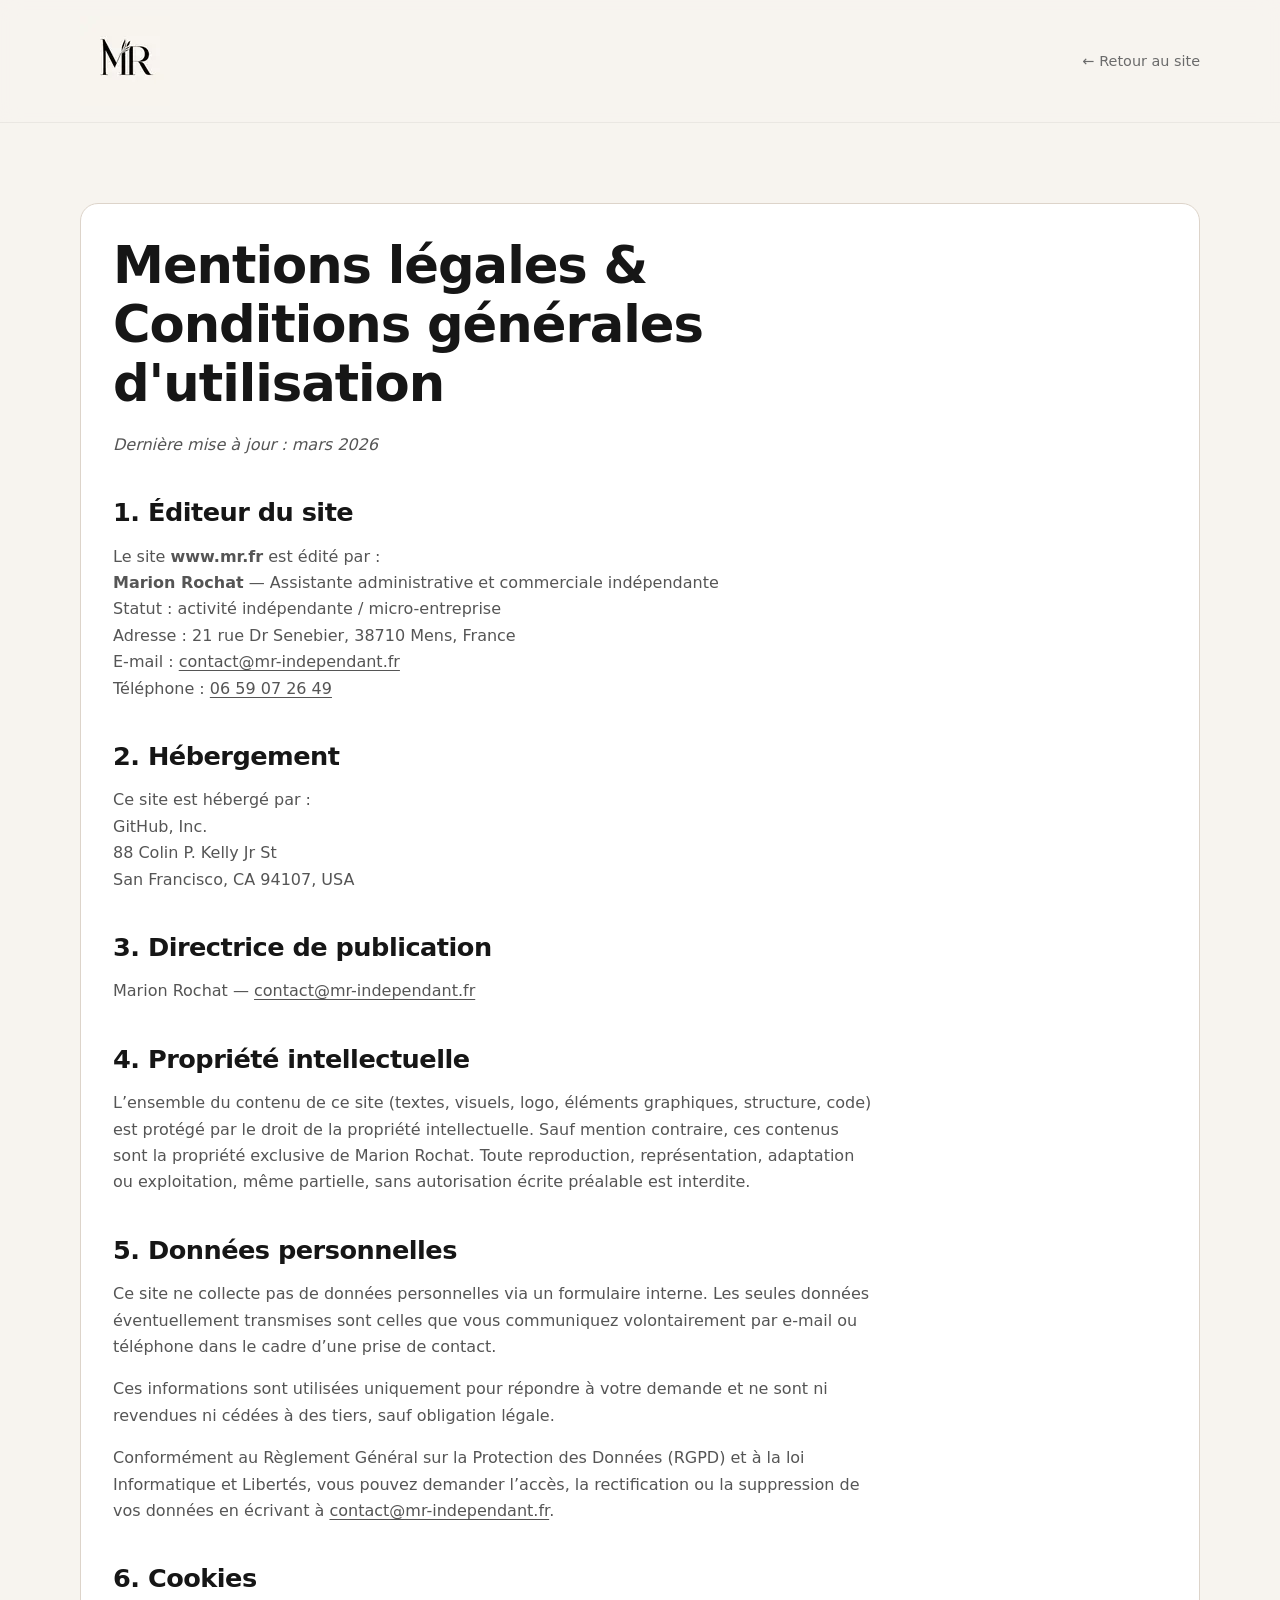
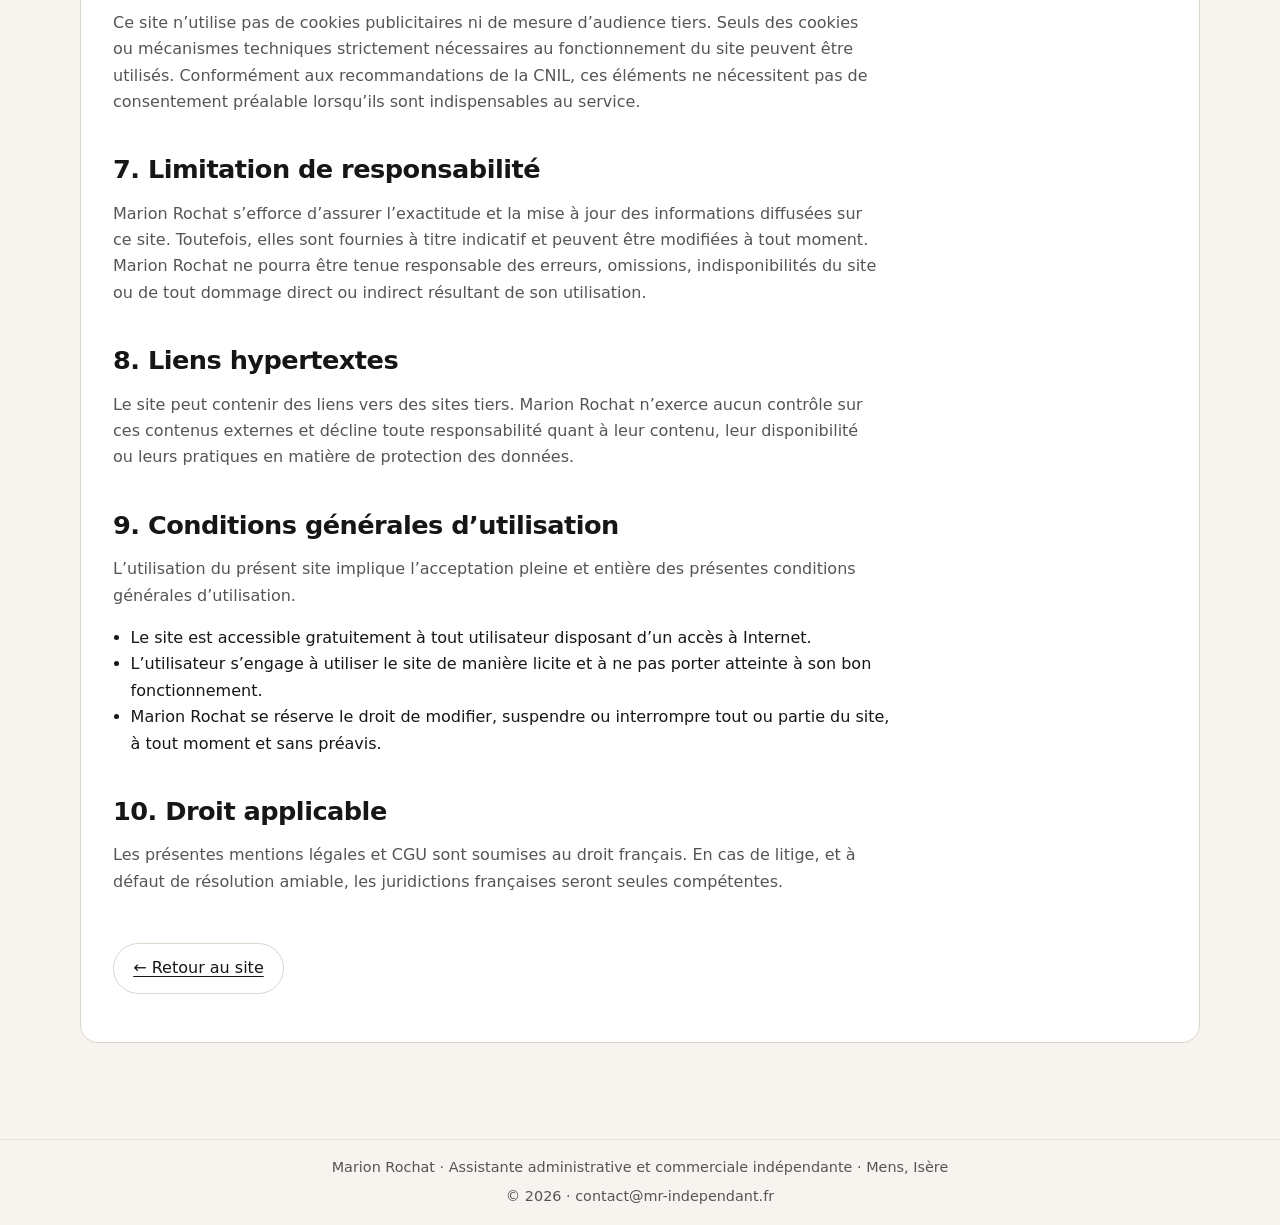
<file: cgu.html>
<!DOCTYPE html><html lang=fr-FR><head><meta charset=UTF-8><meta name=viewport content="width=device-width, initial-scale=1"><title>Mentions légales &amp; CGU — Marion Rochat</title><meta name=description content="Mentions légales et conditions générales d'utilisation du site de Marion Rochat, assistante administrative et commerciale indépendante à Mens (Isère)."><meta name=robots content="index, follow"><link rel=canonical href=https://www.mr.fr/cgu.html><meta name=theme-color content=#ffffff><link rel=apple-touch-icon sizes=180x180 href=img/apple-touch-icon.png><link rel=icon type=image/png sizes=32x32 href=img/favicon-32x32.png><link rel=icon type=image/png sizes=16x16 href=img/favicon-16x16.png><link rel=stylesheet href=style.css></head><body><a class=skip-link href=#contenu>Aller au contenu principal</a><header class=site-header role=banner><div class="container header-inner"><a class=brand href=/ aria-label="Marion Rochat — Accueil"><img src=img/logo-bg.webp alt="Logo Assistante administrative indépendante Marion Rochat – accompagnement administratif et commercial" width=90 height=90 class=brand-logo></a><nav aria-label="Navigation principale"><a href=/ style=font-size:.9rem;font-weight:500;color:#6b6b6b;>← Retour au site</a></nav></div></header><main id=contenu><div class="container page-cgu"><article class=legal-card><h1>Mentions légales &amp; Conditions générales d'utilisation</h1><p><em>Dernière mise à jour : mars 2026</em></p><h2>1. Éditeur du site</h2><p> Le site <strong>www.mr.fr</strong> est édité par :<br><strong>Marion Rochat</strong> — Assistante administrative et commerciale indépendante<br> Statut : activité indépendante / micro-entreprise<br> Adresse : 21 rue Dr Senebier, 38710 Mens, France<br> E-mail : <a href=mailto:contact@mr-independant.fr>contact@mr-independant.fr</a><br> Téléphone : <a href=tel:+33659072649>06 59 07 26 49</a></p><h2>2. Hébergement</h2><p> Ce site est hébergé par :<br> GitHub, Inc.<br> 88 Colin P. Kelly Jr St<br> San Francisco, CA 94107, USA </p><h2>3. Directrice de publication</h2><p> Marion Rochat — <a href=mailto:contact@mr-independant.fr>contact@mr-independant.fr</a></p><h2>4. Propriété intellectuelle</h2><p> L’ensemble du contenu de ce site (textes, visuels, logo, éléments graphiques, structure, code) est protégé par le droit de la propriété intellectuelle. Sauf mention contraire, ces contenus sont la propriété exclusive de Marion Rochat. Toute reproduction, représentation, adaptation ou exploitation, même partielle, sans autorisation écrite préalable est interdite. </p><h2>5. Données personnelles</h2><p> Ce site ne collecte pas de données personnelles via un formulaire interne. Les seules données éventuellement transmises sont celles que vous communiquez volontairement par e-mail ou téléphone dans le cadre d’une prise de contact. </p><p> Ces informations sont utilisées uniquement pour répondre à votre demande et ne sont ni revendues ni cédées à des tiers, sauf obligation légale. </p><p> Conformément au Règlement Général sur la Protection des Données (RGPD) et à la loi Informatique et Libertés, vous pouvez demander l’accès, la rectification ou la suppression de vos données en écrivant à <a href=mailto:contact@mr-independant.fr>contact@mr-independant.fr</a>. </p><h2>6. Cookies</h2><p> Ce site n’utilise pas de cookies publicitaires ni de mesure d’audience tiers. Seuls des cookies ou mécanismes techniques strictement nécessaires au fonctionnement du site peuvent être utilisés. Conformément aux recommandations de la CNIL, ces éléments ne nécessitent pas de consentement préalable lorsqu’ils sont indispensables au service. </p><h2>7. Limitation de responsabilité</h2><p> Marion Rochat s’efforce d’assurer l’exactitude et la mise à jour des informations diffusées sur ce site. Toutefois, elles sont fournies à titre indicatif et peuvent être modifiées à tout moment. Marion Rochat ne pourra être tenue responsable des erreurs, omissions, indisponibilités du site ou de tout dommage direct ou indirect résultant de son utilisation. </p><h2>8. Liens hypertextes</h2><p> Le site peut contenir des liens vers des sites tiers. Marion Rochat n’exerce aucun contrôle sur ces contenus externes et décline toute responsabilité quant à leur contenu, leur disponibilité ou leurs pratiques en matière de protection des données. </p><h2>9. Conditions générales d’utilisation</h2><p> L’utilisation du présent site implique l’acceptation pleine et entière des présentes conditions générales d’utilisation. </p><ul><li>Le site est accessible gratuitement à tout utilisateur disposant d’un accès à Internet.</li><li>L’utilisateur s’engage à utiliser le site de manière licite et à ne pas porter atteinte à son bon fonctionnement.</li><li>Marion Rochat se réserve le droit de modifier, suspendre ou interrompre tout ou partie du site, à tout moment et sans préavis.</li></ul><h2>10. Droit applicable</h2><p> Les présentes mentions légales et CGU sont soumises au droit français. En cas de litige, et à défaut de résolution amiable, les juridictions françaises seront seules compétentes. </p><p style=margin-top:3rem;><a href=/ class="btn btn-ghost" style=display:inline-flex;>← Retour au site</a></p></article></div></main><footer class=site-footer role=contentinfo><div class="container footer-inner"><p>Marion Rochat · Assistante administrative et commerciale indépendante · Mens, Isère</p><p>© <span id=year></span> · <a href=mailto:contact@mr-independant.fr>contact@mr-independant.fr</a></p></div></footer><script>
    document.getElementById('year').textContent = new Date().getFullYear();
  </script></body></html>
</file>
